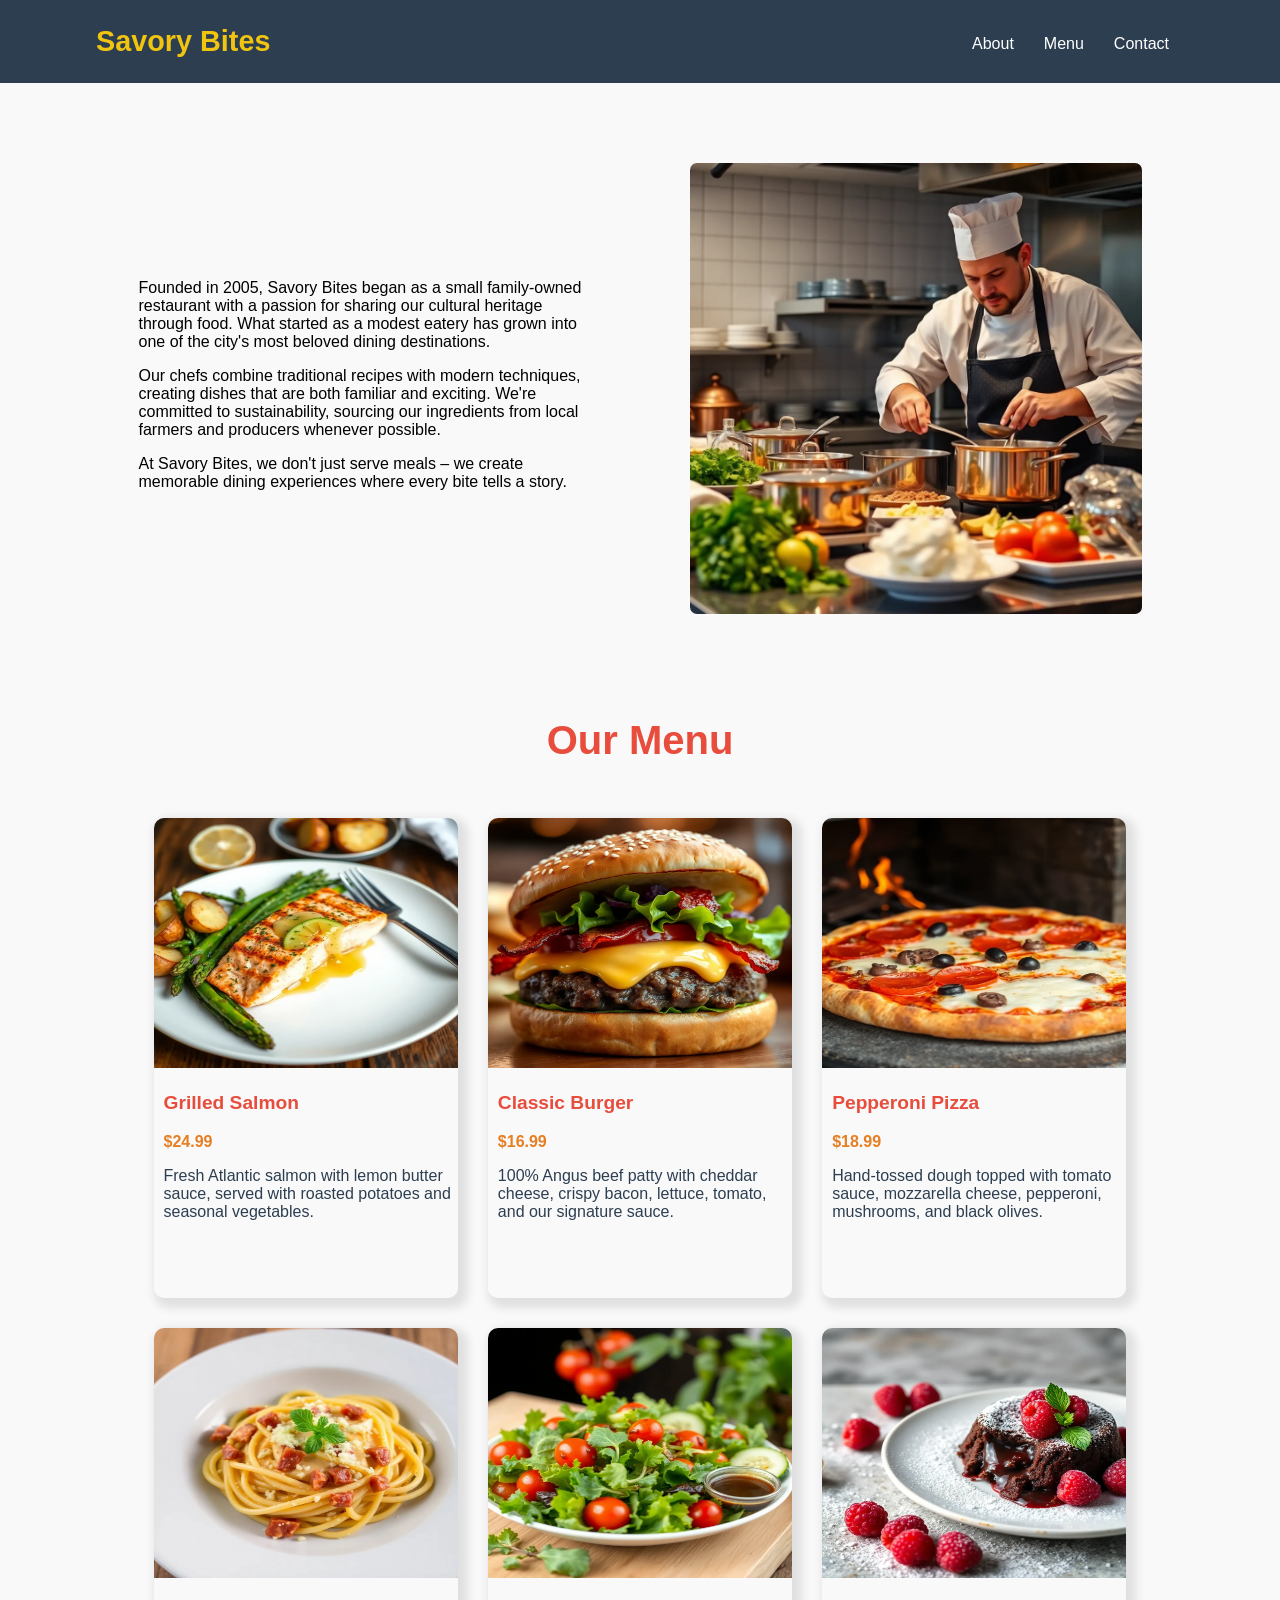
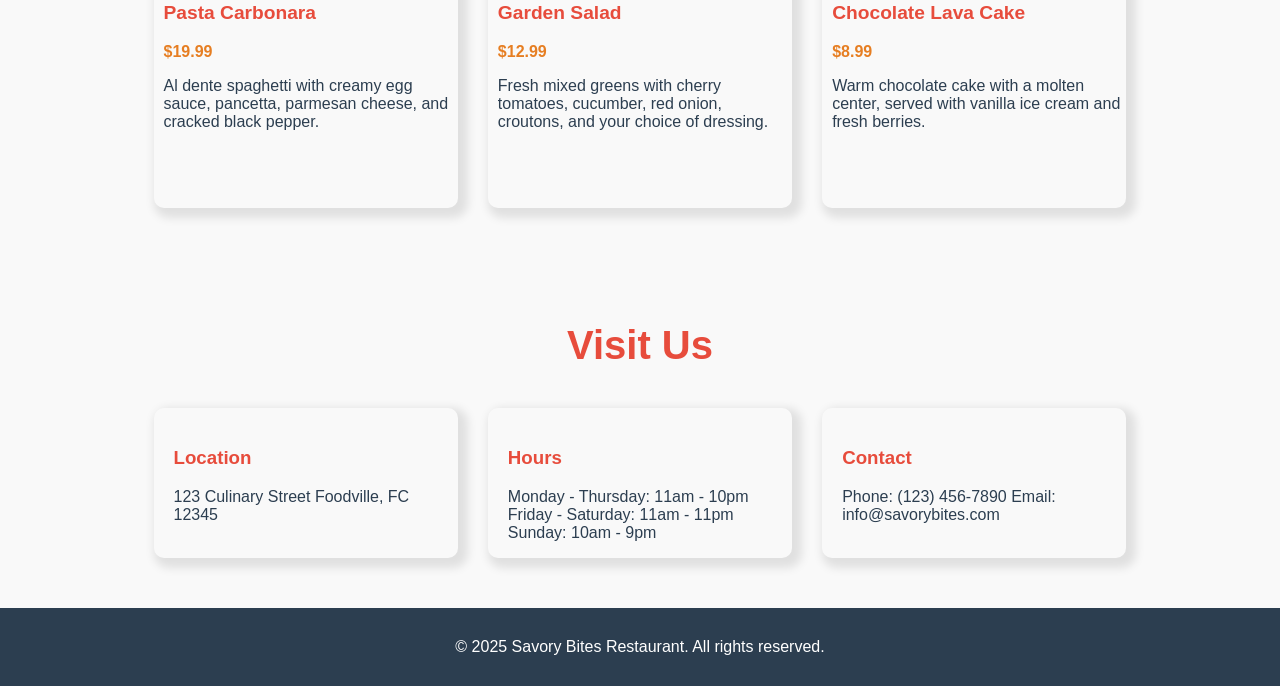
<file: index.html>
<!DOCTYPE html>
<html lang="en">
  <head>
    <meta charset="UTF-8" />
    <meta name="viewport" content="width=device-width, initial-scale=1.0" />
    <title>project</title>

    <link rel="stylesheet" href="css/main.css" />

    
  </head>
  <body>
    <!-- Start Navbar -->
    <nav>
      <div class="container">
        <a class="logo" href="#">Savory Bites</a>

        <ul>
          <li>
            <a href="#about">About</a>
          </li>

          <li>
            <a href="#menu">Menu</a>
          </li>
          <li>
            <a href="#visitUs">Contact</a>
          </li>
        </ul>
        <div class="clear-fix"></div>
      </div>
    </nav>
    <!-- End Navbar -->
    <section id="about">
      <div class="container">
        <div class="content">
          <div class="text">
            <p>
              Founded in 2005, Savory Bites began as a small family-owned
              restaurant with a passion for sharing our cultural heritage
              through food. What started as a modest eatery has grown into one
              of the city's most beloved dining destinations.
            </p>
            <p>
              Our chefs combine traditional recipes with modern techniques,
              creating dishes that are both familiar and exciting. We're
              committed to sustainability, sourcing our ingredients from local
              farmers and producers whenever possible.
            </p>
            <p>
              At Savory Bites, we don't just serve meals – we create memorable
              dining experiences where every bite tells a story.
            </p>
          </div>

          <div class="image">
            <img src="picture/Chief.png" alt="Chief image" />
          </div>
        </div>
        <div class="clear-fix"></div>
      </div>
    </section>

    <!-- Start Menu -->

    <section id="menu">
      <div class="container">
        <h2 class="title">Our Menu</h2>

        <div class="content">
          <div class="box">
            <div>
              <img src="picture/Food1.png" alt="Grilled Salmon" />

              <div class="text">
                <h3>Grilled Salmon</h3>
                <span>$24.99</span>
                <p>
                  Fresh Atlantic salmon with lemon butter sauce, served with
                  roasted potatoes and seasonal vegetables.
                </p>
              </div>
            </div>
          </div>
          <div class="box">
            <div>
              <img src="picture/Food2.png" alt="Classic Burger" />
              <div class="text">
                <h3>Classic Burger</h3>
                <span>$16.99 </span>
                <p>
                  100% Angus beef patty with cheddar cheese, crispy bacon,
                  lettuce, tomato, and our signature sauce.
                </p>
              </div>
            </div>
          </div>
          <div class="box">
            <div>
              <img src="picture/Food3.png" alt="Classic Burger" />
              <div class="text">
                <h3>Pepperoni Pizza</h3>
                <span>$18.99 </span>
                <p>
                  Hand-tossed dough topped with tomato sauce, mozzarella cheese,
                  pepperoni, mushrooms, and black olives.
                </p>
              </div>
            </div>
          </div>
          <div class="box">
            <div>
              <img
                src="picture/Food4.png"
                alt="Pasta Carbonara
"
              />
              <div class="text">
                <h3>Pasta Carbonara</h3>
                <span>$19.99</span>
                <p>
                  Al dente spaghetti with creamy egg sauce, pancetta, parmesan
                  cheese, and cracked black pepper.
                </p>
              </div>
            </div>
          </div>
          <div class="box">
            <div>
              <img
                src="picture/Food5.png"
                alt="Garden Salad
"
              />
              <div class="text">
                <h3>Garden Salad</h3>
                <span>$12.99</span>
                <p>
                  Fresh mixed greens with cherry tomatoes, cucumber, red onion,
                  croutons, and your choice of dressing.
                </p>
              </div>
            </div>
          </div>
          <div class="box">
            <div>
              <img
                src="picture/Food6.png"
                alt="Chocolate Lava Cake
"
              />
              <div class="text">
                <h3>Chocolate Lava Cake</h3>
                <span>$8.99</span>
                <p>
                  Warm chocolate cake with a molten center, served with vanilla
                  ice cream and fresh berries.
                </p>
              </div>
            </div>
          </div>
          <div class="clear-fix"></div>
        </div>
      </div>
    </section>
    <!-- End Menu -->

    <!-- Start Visit Us -->

    <section id="visitUs">
      <div class="container">
        <h2 class="title">Visit Us</h2>
        <div>
          <div class="box">
            <div>
              <h3>Location</h3>
              <p>123 Culinary Street Foodville, FC 12345</p>
            </div>
          </div>
          <div class="box">
            <div>
              <h3>Hours</h3>
              <p>
                Monday - Thursday: 11am - 10pm Friday - Saturday: 11am - 11pm
                Sunday: 10am - 9pm
              </p>
            </div>
          </div>
          <div class="box">
            <div>
              <h3>Contact</h3>
              <p>Phone: (123) 456-7890 Email: info@savorybites.com</p>
            </div>
          </div>
          <div class="clear-fix"></div>
        </div>
      </div>
    </section>
    <!-- End Visit Us -->

    <!-- Start Footer -->

    <footer id="footer">
      <p>© 2025 Savory Bites Restaurant. All rights reserved.</p>
    </footer>
    <!-- End Footer -->
  </body>
</html>
</file>
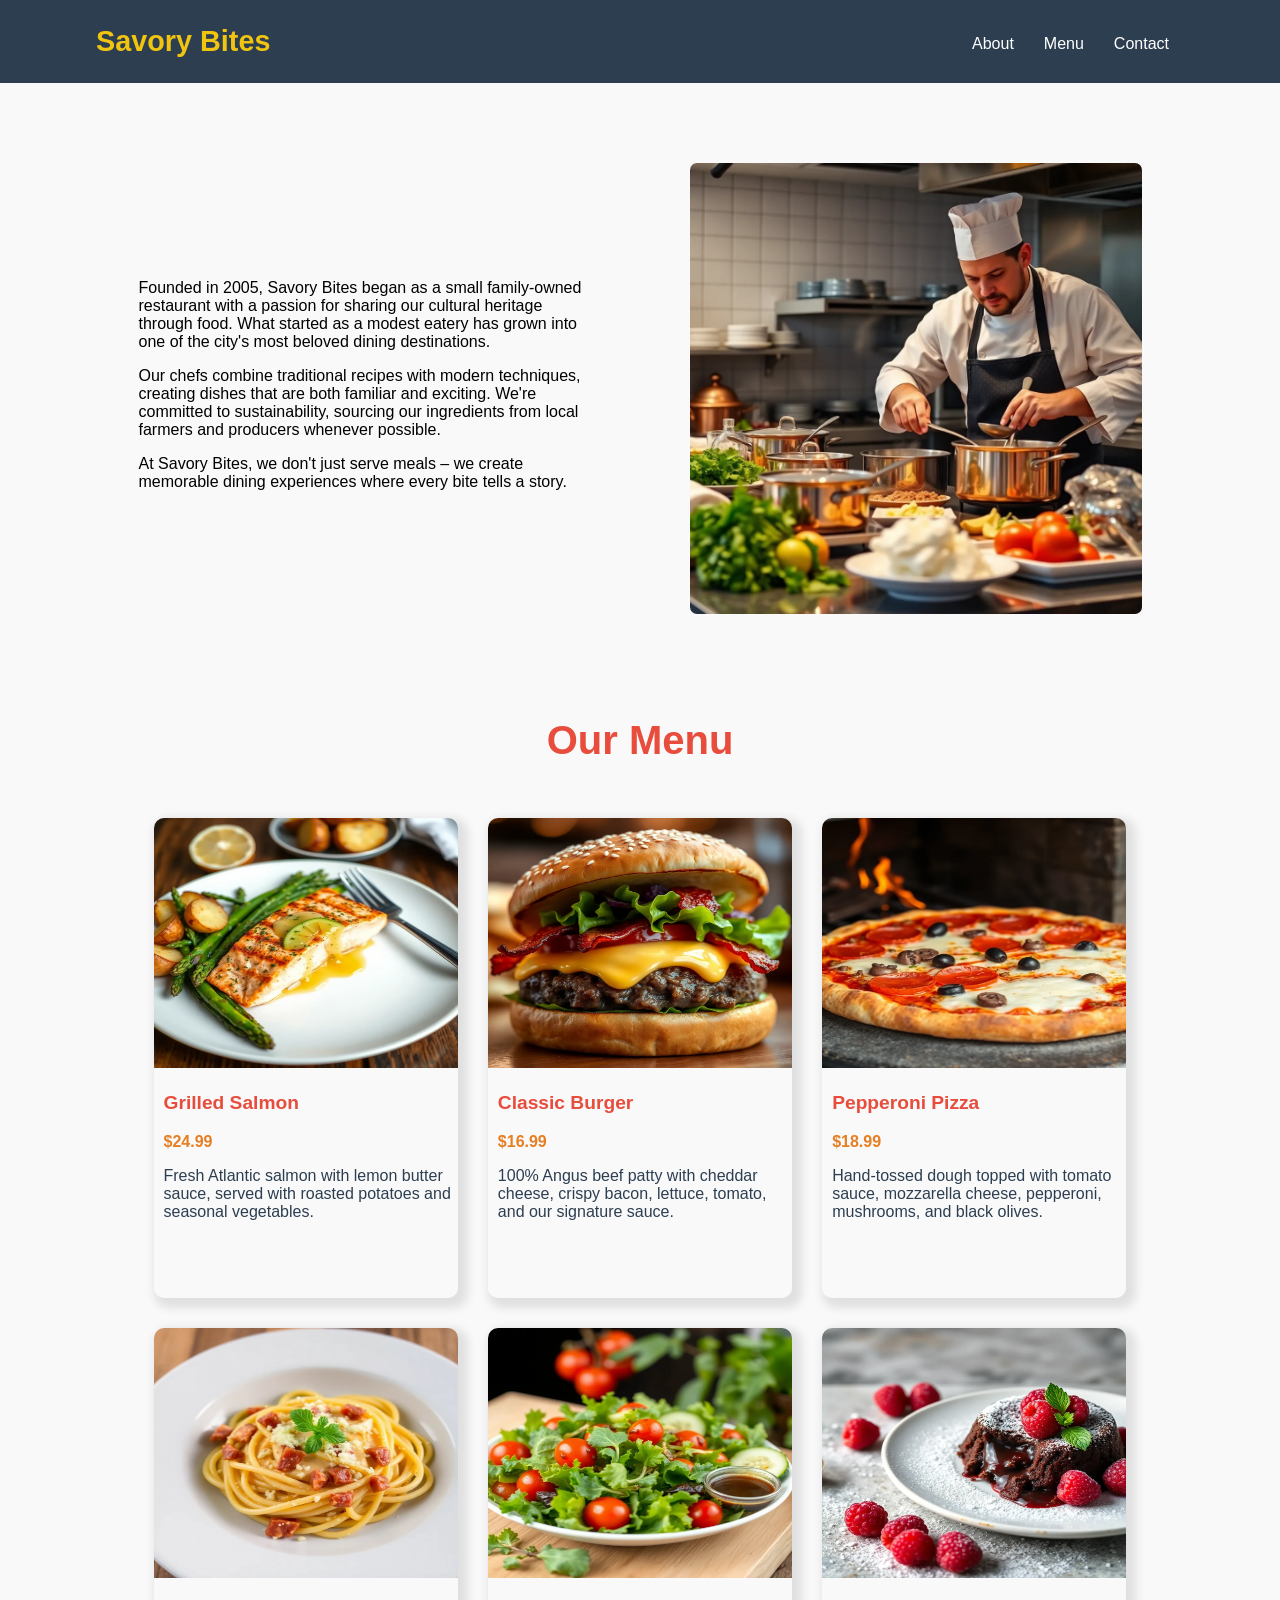
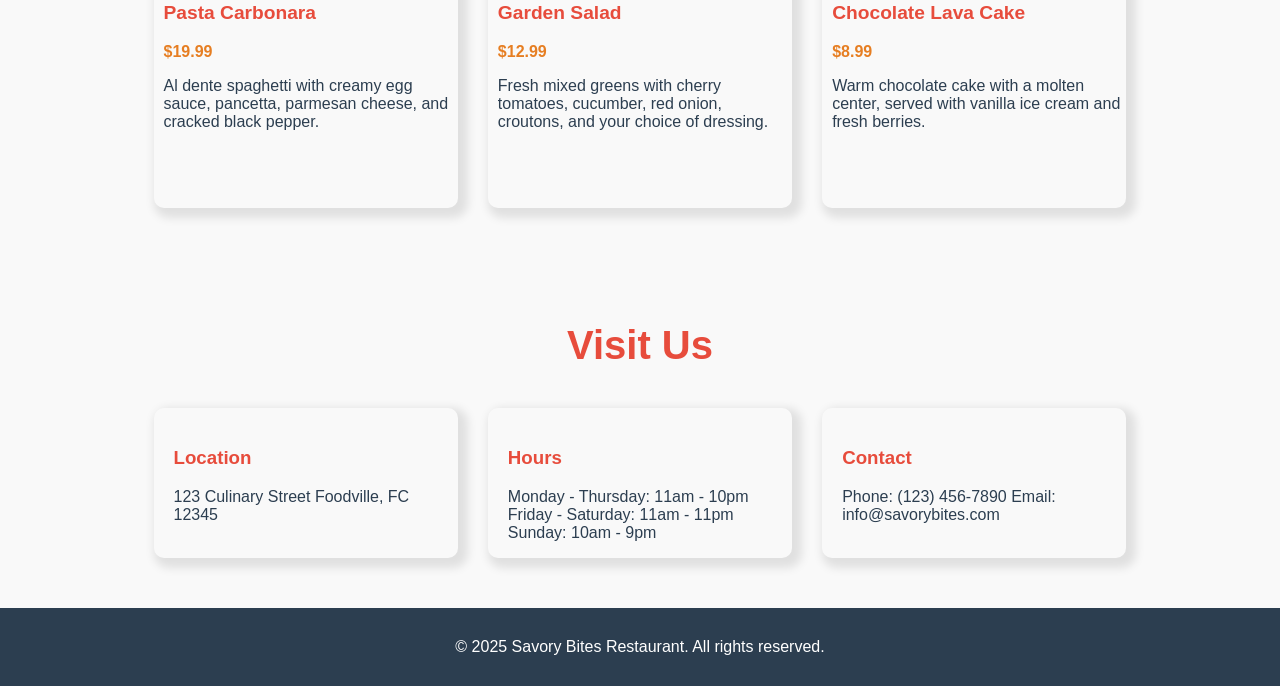
<file: index4.html>
<!DOCTYPE html>
<html lang="en">
  <head>
    <meta charset="UTF-8" />
    <meta name="viewport" content="width=device-width, initial-scale=1.0" />
    <title>assignment 3</title>

    <link rel="stylesheet" href="css/main.css" />

    
  </head>
  <body>
    <!-- Start Navbar -->
    <nav>
      <div class="container">
        <a class="logo" href="#">Savory Bites</a>

        <ul>
          <li>
            <a href="#about">About</a>
          </li>

          <li>
            <a href="#menu">Menu</a>
          </li>
          <li>
            <a href="#visitUs">Contact</a>
          </li>
        </ul>
        <div class="clear-fix"></div>
      </div>
    </nav>
    <!-- End Navbar -->
    <section id="about">
      <div class="container">
        <div class="content">
          <div class="text">
            <p>
              Founded in 2005, Savory Bites began as a small family-owned
              restaurant with a passion for sharing our cultural heritage
              through food. What started as a modest eatery has grown into one
              of the city's most beloved dining destinations.
            </p>
            <p>
              Our chefs combine traditional recipes with modern techniques,
              creating dishes that are both familiar and exciting. We're
              committed to sustainability, sourcing our ingredients from local
              farmers and producers whenever possible.
            </p>
            <p>
              At Savory Bites, we don't just serve meals – we create memorable
              dining experiences where every bite tells a story.
            </p>
          </div>

          <div class="image">
            <img src="picture/Chief.png" alt="Chief image" />
          </div>
        </div>
        <div class="clear-fix"></div>
      </div>
    </section>

    <!-- Start Menu -->

    <section id="menu">
      <div class="container">
        <h2 class="title">Our Menu</h2>

        <div class="content">
          <div class="box">
            <div>
              <img src="picture/Food1.png" alt="Grilled Salmon" />

              <div class="text">
                <h3>Grilled Salmon</h3>
                <span>$24.99</span>
                <p>
                  Fresh Atlantic salmon with lemon butter sauce, served with
                  roasted potatoes and seasonal vegetables.
                </p>
              </div>
            </div>
          </div>
          <div class="box">
            <div>
              <img src="picture/Food2.png" alt="Classic Burger" />
              <div class="text">
                <h3>Classic Burger</h3>
                <span>$16.99 </span>
                <p>
                  100% Angus beef patty with cheddar cheese, crispy bacon,
                  lettuce, tomato, and our signature sauce.
                </p>
              </div>
            </div>
          </div>
          <div class="box">
            <div>
              <img src="picture/Food3.png" alt="Classic Burger" />
              <div class="text">
                <h3>Pepperoni Pizza</h3>
                <span>$18.99 </span>
                <p>
                  Hand-tossed dough topped with tomato sauce, mozzarella cheese,
                  pepperoni, mushrooms, and black olives.
                </p>
              </div>
            </div>
          </div>
          <div class="box">
            <div>
              <img
                src="picture/Food4.png"
                alt="Pasta Carbonara
"
              />
              <div class="text">
                <h3>Pasta Carbonara</h3>
                <span>$19.99</span>
                <p>
                  Al dente spaghetti with creamy egg sauce, pancetta, parmesan
                  cheese, and cracked black pepper.
                </p>
              </div>
            </div>
          </div>
          <div class="box">
            <div>
              <img
                src="picture/Food5.png"
                alt="Garden Salad
"
              />
              <div class="text">
                <h3>Garden Salad</h3>
                <span>$12.99</span>
                <p>
                  Fresh mixed greens with cherry tomatoes, cucumber, red onion,
                  croutons, and your choice of dressing.
                </p>
              </div>
            </div>
          </div>
          <div class="box">
            <div>
              <img
                src="picture/Food6.png"
                alt="Chocolate Lava Cake
"
              />
              <div class="text">
                <h3>Chocolate Lava Cake</h3>
                <span>$8.99</span>
                <p>
                  Warm chocolate cake with a molten center, served with vanilla
                  ice cream and fresh berries.
                </p>
              </div>
            </div>
          </div>
          <div class="clear-fix"></div>
        </div>
      </div>
    </section>
    <!-- End Menu -->

    <!-- Start Visit Us -->

    <section id="visitUs">
      <div class="container">
        <h2 class="title">Visit Us</h2>
        <div>
          <div class="box">
            <div>
              <h3>Location</h3>
              <p>123 Culinary Street Foodville, FC 12345</p>
            </div>
          </div>
          <div class="box">
            <div>
              <h3>Hours</h3>
              <p>
                Monday - Thursday: 11am - 10pm Friday - Saturday: 11am - 11pm
                Sunday: 10am - 9pm
              </p>
            </div>
          </div>
          <div class="box">
            <div>
              <h3>Contact</h3>
              <p>Phone: (123) 456-7890 Email: info@savorybites.com</p>
            </div>
          </div>
          <div class="clear-fix"></div>
        </div>
      </div>
    </section>
    <!-- End Visit Us -->

    <!-- Start Footer -->

    <footer id="footer">
      <p>© 2025 Savory Bites Restaurant. All rights reserved.</p>
    </footer>
    <!-- End Footer -->
  </body>
</html>
</file>
<file: css/main.css>
/* Start Global Style */
* {
    box-sizing: border-box;
    
  }
  html
  {
      scroll-behavior: smooth;
  }
  body {
    margin: 0;
    font-family: "Quicksand", sans-serif;
  }
  a {
    text-decoration: none;
  }
  ul {
    list-style: none;
    padding: 0;
  }
  
  .container {
    width: 85%;
    margin: auto;
  }
  
  .clear-fix {
    clear: both;
  }
  
  button {
    font-family: inherit;
  }
  
  .title {
    color: rgb(231, 76, 60);
    text-align: center;
    font-size: 2.5rem;
    margin-top: 0;
    margin-bottom: 40px;
  }
  
  section {
    background-color: #f9f9f9;
    padding: 50px;
  }
  img {
    width: 100%;
  }
  
  /* End Global Style */
  
  /* Start Navbar */
  nav {
    background-color: #2c3e50;
    padding: 25px 0;
  }
  
  nav ul {
    float: right;
    margin: 0;
  }
  nav ul li {
    float: left;
    margin: 0 15px;
    margin-top: 10px;
  }
  nav ul li a {
    color: white;
  }
  nav ul li a:hover {
    color: rgb(241, 196, 15);
  }
  nav .logo {
    color: rgb(241, 196, 15);
    font-size: 1.8rem;
    font-weight: 700;
    margin: 0;
    padding: 0;
  }
  /* End Navbar */
  
  /* Start Hero Section */
  #heroSection {
    height: 100vh;
    background-image: url(../images/HeroSection.png);
    background-size: cover;
    background-position: center;
    overflow: auto;
    position: relative;
  }
  
  #heroSection::before {
    content: "";
    width: 100%;
    height: 100%;
    background-color: rgba(0, 0, 0, 0.5);
    position: absolute;
    top: 0;
    left: 0;
  }
  #heroSection .text {
    text-align: center;
    margin-top: 200px;
    color: white;
    position: relative;
    z-index: 1;
  }
  #heroSection .text h1 {
    font-size: 3.5rem;
    font-weight: 700;
  }
  #heroSection .text p {
    font-size: 1.2rem;
    width: 50%;
    margin: auto;
    margin-bottom: 25px;
  }
  #heroSection .text button {
    font-weight: 700;
    padding: 15px 25px;
    border: none;
    color: white;
    background-color: #e74c3c;
    border-radius: 5px;
    font-size: 1rem;
  }
  #heroSection .text button:hover {
    cursor: pointer;
    background-color: #e67e22;
  }
  
  /* End Hero Section */
  
  /* Start Our Story */
  #about 
  {
    padding-top: 80px;
  
  }
  #about .content .text {
    float: left;
    width: 45%;
    margin-top: 100px;
  }
  #about .content .image {
    float: right;
    width: 45%;
    border-radius: 7px;
  }
  #about .content .image img {
    border-radius: inherit;
  }
  
  /* End Our Story */
  
  /* Start Menu */
  #menu .content .box {
    width: calc(100% / 3);
    float: left;
    padding: 15px;
  }
  #menu .content .box img {
    height: 250px;
  }
  #menu .content .box > div {
    box-shadow: 5px 5px 10px 5px rgba(0, 0, 0, 0.1);
    padding-bottom: 20px;
    border-radius: 10px;
    height: 480px;
  }
  #menu .content .box > div img {
    border-top-left-radius: inherit;
    border-top-right-radius: inherit;

  }
  #menu .content .box > div .text {
    padding-left: 10px;
  }
  
  #menu .content .box > div h3 {
    color: rgb(231, 76, 60);
    font-size: 1.2rem;
  }
  #menu .content .box > div span {
    color: rgb(230, 126, 34);
    font-weight: 700;
  }
  #menu .content .box > div p {
    color: rgb(44, 62, 80);
  }
  #menu .box {
    transition: var(--transition);
  }
  #menu .box :hover {
    transform: translateY(-15px);
  }
 #menu .box img{
    transition: var(--transition);
  }
   #menu .box :hover img {
     transform: scale(1);
   } 
    #menu .box :hover p {
     transform: scale(1);
   }
     #menu .box :hover h3 {
     transform: scale(1);
   }
     #menu .box :hover .text {
     transform: scale(1);
   }
 
  /* End Menu */
  
  /* Start VisitUs */
  
  
   #visitUs .box {
    float: left;
    width: calc(100% / 3);
    padding: 0 15px;
  }
  #visitUs .box > div {
    box-shadow: 5px 5px 10px 5px rgba(0, 0, 0, 0.1);
    padding: 20px;
    height: 150px;
    border-radius: 10px;
  }
  #visitUs .box > div h3 {
    color: rgb(231, 76, 60);
  }
  #visitUs .box > div p
  {
      color: rgb(44, 62, 80);
  }
  /* End VisitUs */
  
  /* Start Footer */
  #footer
  {
      background-color: #2C3E50;
      color: white;
      padding: 30px 0;
      text-align: center;
  }
  #footer p
  {
      margin: 0;
  }
  #visitUs .box {
    transition: var(--transition);
  }
  #visitUs .box :hover {
    transform: translateY(-15px);
  }
    #visitUs .box :hover p {
     transform: scale(1);
   }
     #visitUs .box :hover h3 {
     transform: scale(1);
   }
     #visitUs .box :hover .box {
     transform: scale(1);
   }
  /* End Footer */
  /* ================= Mobile Responsive ================= */
@media (max-width: 768px) {

  /* Container */
  .container {
    width: 95%;
  }

  /* Navbar */
  nav ul {
    float: none;
    text-align: center;
  }

  nav ul li {
    float: none;
    margin: 10px 0;
  }

  nav .logo {
    text-align: center;
    display: block;
    margin-bottom: 10px;
  }

  /* Hero Section */
  #heroSection {
    height: auto;
    padding-bottom: 50px;
  }

  #heroSection .text {
    margin-top: 120px;
    padding: 0 15px;
  }

  #heroSection .text h1 {
    font-size: 2rem;
  }

  #heroSection .text p {
    width: 100%;
    font-size: 1rem;
  }

  /* About Section */
  #about .content .text,
  #about .content .image {
    float: none;
    width: 100%;
    margin-top: 30px;
  }

  /* Menu Section */
  #menu .content .box {
    float: none;
    width: 100%;
  }

  #menu .content .box > div {
    height: auto;
  }

  #menu .content .box img {
    height: auto;
  }

  /* Visit Us */
  #visitUs .box {
    float: none;
    width: 100%;
    margin-bottom: 20px;
  }

  /* Section Padding */
  section {
    padding: 30px 15px;
  }
}
@media (max-width: 768px) {

  #about .content {
    display: flex;
    flex-direction: column;
  }

  /* الصورة فوق */
  #about .content .image {
    order: 1;
    width: 100%;
    margin-bottom: 20px;
  }

  /* الكلام تحت */
  #about .content .text {
    order: 2;
    width: 100%;
    margin-top: 0;
  }

}
</file>
